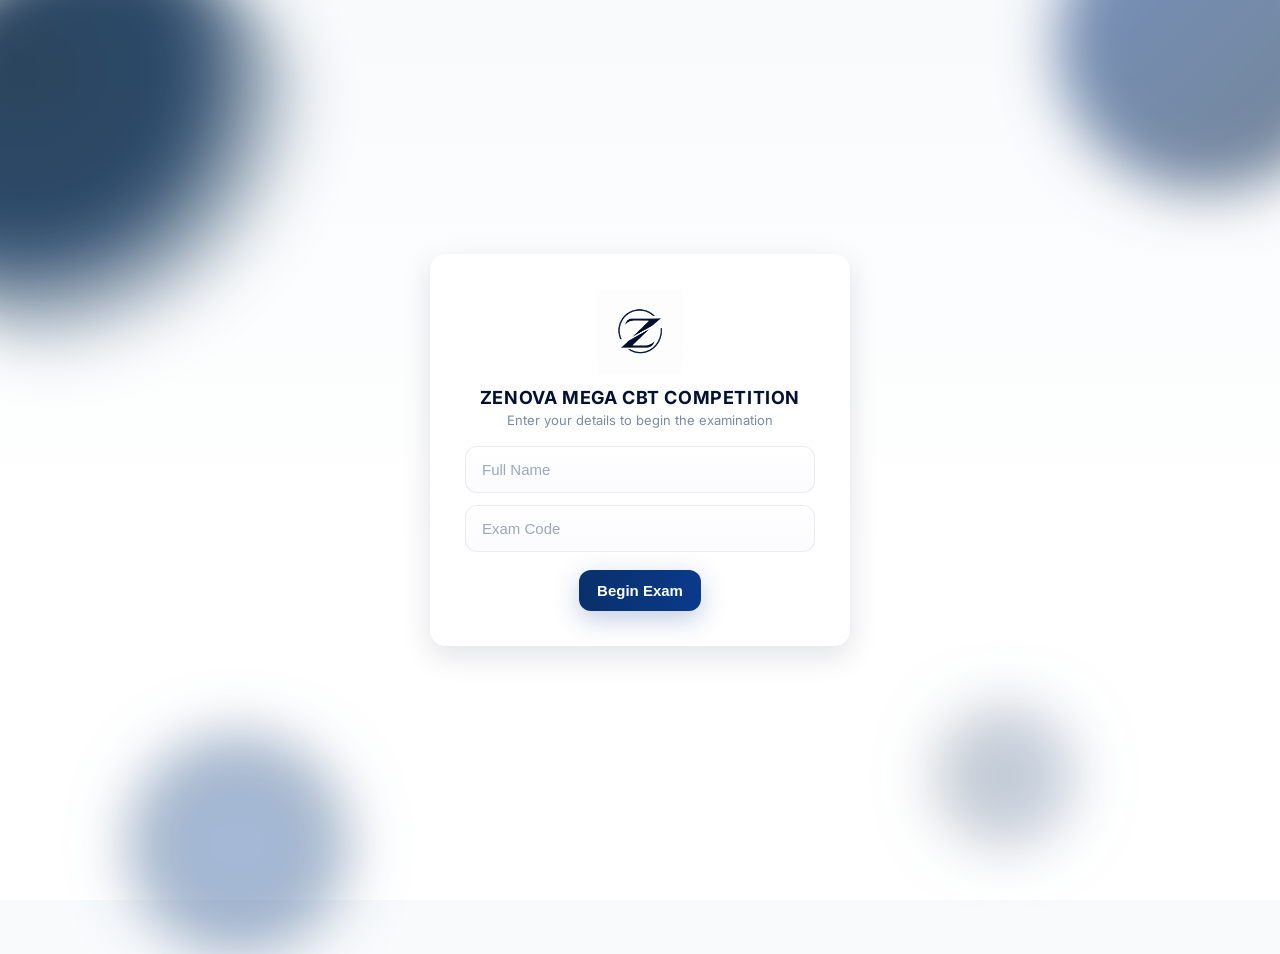
<file: index.html>
<!doctype html>
<html lang="en">
<head>
  <meta charset="utf-8" />
  <meta name="viewport" content="width=device-width,initial-scale=1" />
  <title>ZENOVA MEGA CBT COMPETITION — Login</title>
  <link rel="stylesheet" href="styles.css">
  <link href="https://fonts.googleapis.com/css2?family=Inter:wght@300;400;600;700;800&display=swap" rel="stylesheet">
</head>
<body>
  <!-- Floating background shapes -->
  <div class="bg" aria-hidden="true">
    <div class="shape s1"></div>
    <div class="shape s2"></div>
    <div class="shape s3"></div>
    <div class="shape s4"></div>
  </div>

  <!-- Main card -->
  <main class="wrap">
    <section class="card" id="entryCard">
      <!-- Logo -->
      <img src="1.png" alt="Zenova Logo" class="logo"/>

      <h1 class="title">ZENOVA MEGA CBT COMPETITION</h1>
      <p class="subtitle">Enter your details to begin the examination</p>

      <form id="entryForm" class="form" onsubmit="return false;">
        <!-- Full Name -->
        <div class="field">
          <label for="fullname" class="sr-only">Full Name</label>
          <input type="text" id="fullname" name="fullname" placeholder="Full Name" autocomplete="name" required />
        </div>

        <!-- Exam Code -->
        <div class="field">
          <label for="examcode" class="sr-only">Exam Code</label>
          <input type="text" id="examcode" name="examcode" placeholder="Exam Code" autocomplete="off" required />
        </div>

        <div class="actions">
          <button id="beginBtn" class="btn">Begin Exam</button>
        </div>
      </form>
    </section>
  </main>

  <script src="script.js"></script>
</body>
</html>
</file>
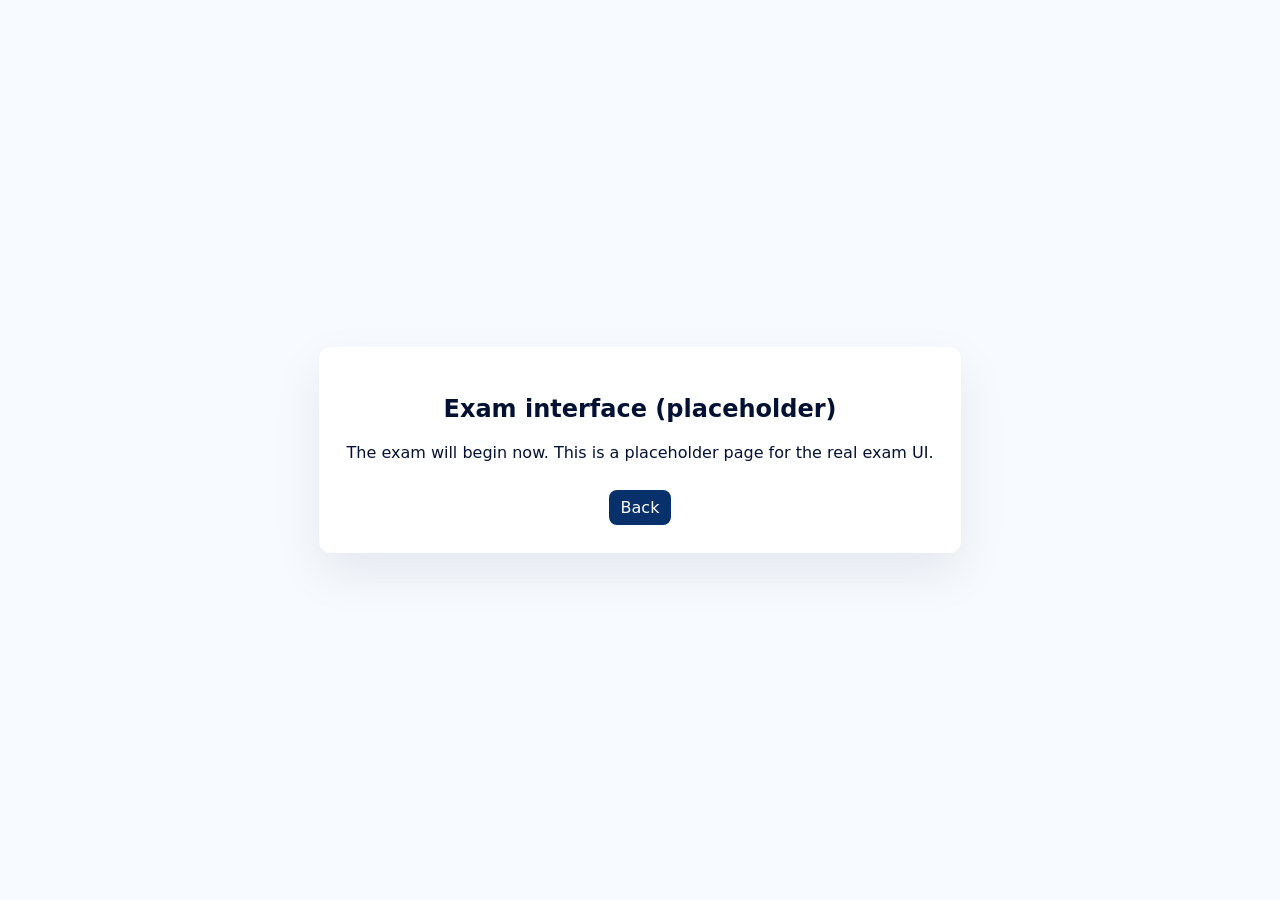
<file: exam.html>
<!doctype html>
<html lang="en">
  <head>
    <meta charset="utf-8">
    <meta name="viewport" content="width=device-width,initial-scale=1">
    <title>Zenova CBT — Exam</title>
    <link rel="stylesheet" href="styles.css">
    <style>body{display:flex;align-items:center;justify-content:center;height:100vh;background:#f7fbff}.box{background:#fff;padding:28px;border-radius:12px;box-shadow:0 20px 50px rgba(3,18,51,0.08);text-align:center}</style>
  </head>
  <body>
    <div class="box">
      <h2>Exam interface (placeholder)</h2>
      <p>The exam will begin now. This is a placeholder page for the real exam UI.</p>
      <a href="home.html" style="display:inline-block;margin-top:12px;padding:8px 12px;background:#08306b;color:#fff;border-radius:8px;text-decoration:none">Back</a>
    </div>
  </body>
</html>
</file>
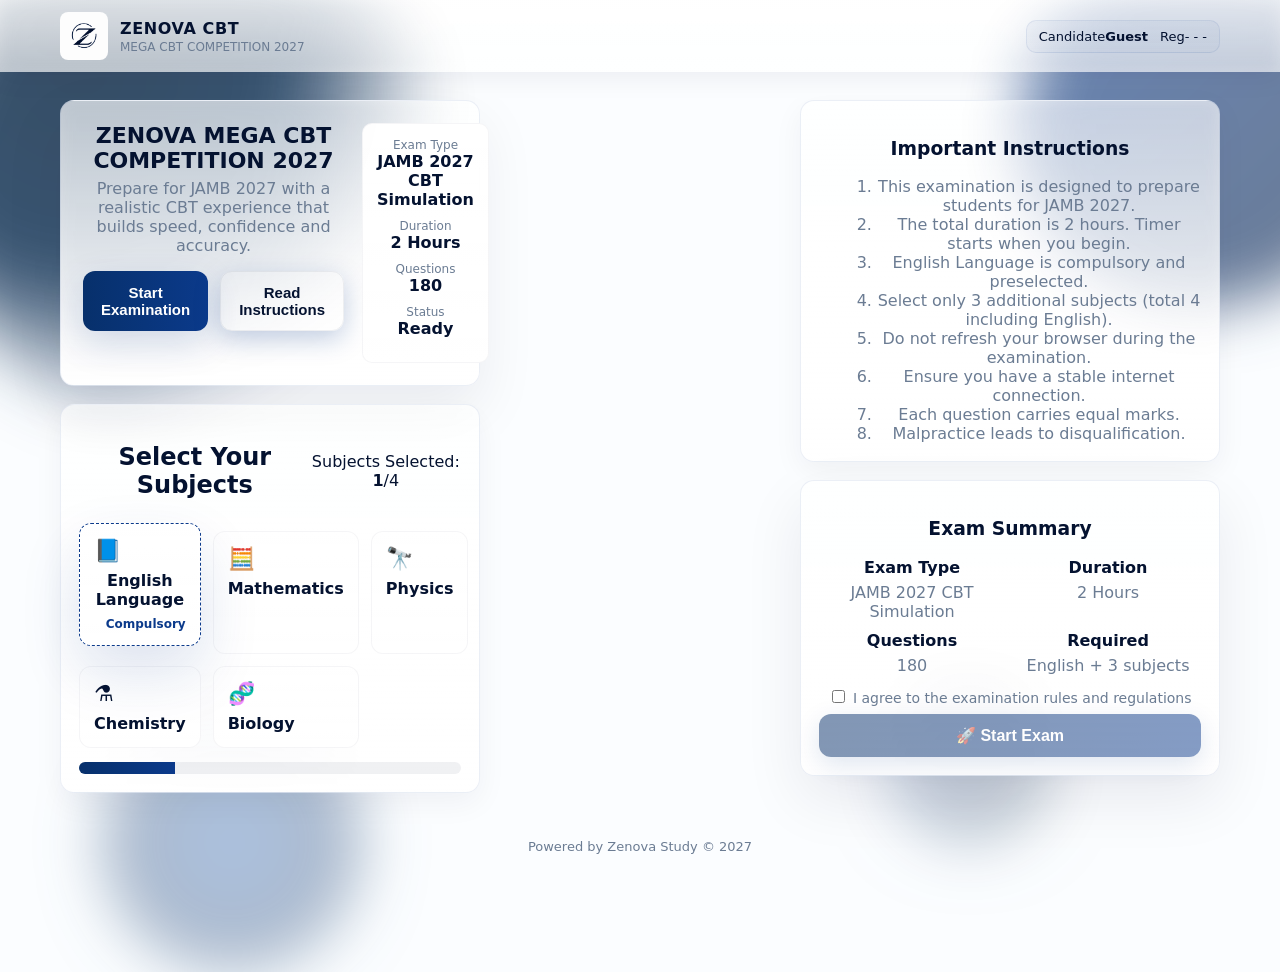
<file: home.html>
<!doctype html>
<html lang="en">
  <head>
    <meta charset="utf-8">
    <meta name="viewport" content="width=device-width,initial-scale=1">
    <title>ZENOVA MEGA CBT COMPETITION 2027 — Dashboard</title>
    <link rel="stylesheet" href="styles.css">
    <link rel="stylesheet" href="home.css">
  </head>
  <body>
    <!-- Top navigation -->
    <header class="nav" id="mainNav">
      <div class="nav-inner">
        <div class="brand">
          <img src="1.png" alt="Zenova logo" class="nav-logo">
          <div class="brand-block">
            <div class="brand-text">ZENOVA CBT</div>
            <div class="brand-sub">MEGA CBT COMPETITION 2027</div>
          </div>
        </div>

        <div class="nav-right">
          <div class="candidate-card">
            <div class="cand-meta"><span class="label">Candidate</span><strong id="candName">Guest</strong></div>
            <div class="cand-meta"><span class="label">Reg</span><span id="candId">- - -</span></div>
          </div>
        </div>
      </div>
    </header>

    <!-- Ambient background shapes -->
    <div class="bg" aria-hidden="true">
      <div class="shape s1"></div>
      <div class="shape s2"></div>
      <div class="shape s3"></div>
      <div class="shape s4"></div>
    </div>

    <main class="container">
      <!-- Dashboard grid -->
      <div class="grid">
        <!-- Left column: hero + subjects -->
        <div class="col col-left">
          <section class="hero card elevation-lg">
            <div class="hero-content">
              <h1 class="hero-title">ZENOVA MEGA CBT COMPETITION 2027</h1>
              <p class="hero-sub">Prepare for JAMB 2027 with a realistic CBT experience that builds speed, confidence and accuracy.</p>

              <div class="hero-actions">
                <button id="heroStart" class="btn primary large">Start Examination</button>
                <button id="readInstr" class="btn ghost large">Read Instructions</button>
              </div>
            </div>
            <div class="hero-panel">
              <div class="stat"><div class="k">Exam Type</div><div class="v">JAMB 2027 CBT Simulation</div></div>
              <div class="stat"><div class="k">Duration</div><div class="v">2 Hours</div></div>
              <div class="stat"><div class="k">Questions</div><div class="v">180</div></div>
              <div class="stat"><div class="k">Status</div><div class="v status ready">Ready</div></div>
            </div>
          </section>

          <section class="subjects card elevation" id="subjectsSection">
            <div class="subs-head">
              <h2>Select Your Subjects</h2>
              <div class="progress">Subjects Selected: <strong id="selCount">1</strong>/4</div>
            </div>

            <div class="subs-grid" id="subjectsGrid">
              <div class="subject-card locked" data-subject="English"><div class="icon">📘</div><div class="name">English Language</div><div class="tag">Compulsory</div></div>
              <div class="subject-card" data-subject="Mathematics"><div class="icon">🧮</div><div class="name">Mathematics</div></div>
              <div class="subject-card" data-subject="Physics"><div class="icon">🔭</div><div class="name">Physics</div></div>
              <div class="subject-card" data-subject="Chemistry"><div class="icon">⚗️</div><div class="name">Chemistry</div></div>
              <div class="subject-card" data-subject="Biology"><div class="icon">🧬</div><div class="name">Biology</div></div>
            </div>

            <div class="progress-bar-wrap">
              <div class="progress-bar">
                <div class="bar" id="subjectsBar" style="width:25%"></div>
              </div>
            </div>
          </section>
        </div>

        <!-- Right column: instructions + summary -->
        <div class="col col-right">
          <section class="instructions card elevation">
            <h3>Important Instructions</h3>
            <ol>
              <li>This examination is designed to prepare students for JAMB 2027.</li>
              <li>The total duration is 2 hours. Timer starts when you begin.</li>
              <li>English Language is compulsory and preselected.</li>
              <li>Select only 3 additional subjects (total 4 including English).</li>
              <li>Do not refresh your browser during the examination.</li>
              <li>Ensure you have a stable internet connection.</li>
              <li>Each question carries equal marks.</li>
              <li>Malpractice leads to disqualification.</li>
            </ol>
          </section>

          <section class="summary card elevation-lg" id="summary">
            <h3>Exam Summary</h3>
            <div class="summary-grid">
              <div><strong>Exam Type</strong><div class="muted">JAMB 2027 CBT Simulation</div></div>
              <div><strong>Duration</strong><div class="muted">2 Hours</div></div>
              <div><strong>Questions</strong><div class="muted">180</div></div>
              <div><strong>Required</strong><div class="muted">English + 3 subjects</div></div>
            </div>

            <div class="agree-area">
              <label class="agree"><input type="checkbox" id="agreeChk"> I agree to the examination rules and regulations</label>
              <button id="startExam" class="btn launch" disabled>🚀 Start Exam</button>
            </div>
          </section>
        </div>
      </div>
    </main>

    <footer class="site-footer">Powered by Zenova Study © 2027</footer>

    <script src="home.js"></script>
  </body>
</html>
</file>
<file: styles.css>
/* Zenova CBT — styles.css */
:root{
  --bg:#f8fafc;
  --navy-900:#031233; /* deep navy */
  --navy-700:#072146;
  --accent-start:#08306b;
  --accent-end:#0b3a8b;
  --glass: rgba(255,255,255,0.06);
  --card-bg: rgba(255,255,255,0.7);
  --muted:#7b8aa3;
  --glass-border: rgba(255,255,255,0.12);
}

*{box-sizing:border-box}
html,body{height:100%}
body{
  margin:0;
  font-family:Inter,system-ui,-apple-system,Segoe UI,Roboto,"Helvetica Neue",Arial;
  background:linear-gradient(180deg,var(--bg),#ffffff 60%);
  color:var(--navy-900);
  -webkit-font-smoothing:antialiased;
  -moz-osx-font-smoothing:grayscale;
  overflow:hidden;
  animation:pageFade 700ms ease both;
}

/* Background floating shapes */
.bg{position:fixed;inset:0;z-index:0;pointer-events:none}
.shape{position:absolute;border-radius:50%;filter:blur(28px);opacity:0.85;transform:translate3d(0,0,0);mix-blend-mode:screen}
.s1{width:420px;height:420px;left:-8%;top:-6%;background:radial-gradient(circle at 30% 30%,#06223f,#05294f 40%,transparent 70%);animation:float 8s ease-in-out infinite}
.s2{width:300px;height:300px;right:-6%;top:-12%;background:linear-gradient(135deg,#0b3a8b,#06223f);opacity:0.55;animation:float 10s ease-in-out infinite}
.s3{width:220px;height:220px;left:10%;bottom:-6%;background:radial-gradient(circle,#0f4aa8,#092b4a);opacity:0.38;animation:float 9s ease-in-out infinite}
.s4{width:140px;height:140px;right:16%;bottom:6%;background:linear-gradient(90deg,#072146,#08306b);opacity:0.24;animation:float 12s ease-in-out infinite}

@keyframes float{0%{transform:translateY(0) rotate(0deg)}50%{transform:translateY(-16px) rotate(8deg)}100%{transform:translateY(0) rotate(0deg)}}

/* Layout */
.wrap{min-height:100vh;display:flex;align-items:center;justify-content:center;padding:36px;position:relative;z-index:2}
.card{
  width:420px;max-width:92vw;padding:34px;border-radius:16px;background:linear-gradient(180deg,rgba(255,255,255,0.85),rgba(255,255,255,0.75));
  box-shadow:0 10px 30px rgba(3,18,51,0.12), inset 0 1px 0 rgba(255,255,255,0.6);
  backdrop-filter:blur(8px) saturate(120%);
  border:1px solid var(--glass-border);
  transition:transform 320ms cubic-bezier(.2,.9,.3,1),box-shadow 320ms ease;
  text-align:center;
}
.card:hover{transform:translateY(-6px);box-shadow:0 18px 40px rgba(3,18,51,0.18)}

.logo{width:86px;height:86px;object-fit:contain;margin:0 auto 12px;display:block}
.title{font-size:18px;margin:6px 0 4px;font-weight:700;letter-spacing:0.6px;color:var(--navy-900)}
.subtitle{font-size:13px;margin:0 0 18px;color:var(--muted)}

.form{display:flex;flex-direction:column;gap:12px}
.field{position:relative}
input[type=text]{width:100%;padding:14px 16px;border-radius:12px;border:1px solid rgba(6,34,63,0.08);outline:none;background:linear-gradient(180deg,rgba(255,255,255,0.9),rgba(250,250,255,0.8));
  font-size:15px;color:var(--navy-900);transition:box-shadow 220ms ease,transform 220ms ease,border-color 220ms ease}
input[type=text]::placeholder{color:#9aa7bd}
input[type=text]:focus{box-shadow:0 6px 22px rgba(11,58,139,0.18);border-color:var(--accent-end);transform:translateY(-2px)}

.btn{display:inline-flex;align-items:center;justify-content:center;padding:12px 18px;border-radius:12px;border:0;color:#fff;font-weight:700;cursor:pointer;font-size:15px;
  background:linear-gradient(90deg,var(--accent-start),var(--accent-end));box-shadow:0 8px 26px rgba(11,58,139,0.25);transition:transform 180ms ease,box-shadow 180ms ease}
.btn:hover{transform:translateY(-3px);box-shadow:0 18px 44px rgba(11,58,139,0.34)}
.btn:active{transform:translateY(-1px)}

.actions{display:flex;justify-content:center;margin-top:6px}

.sr-only{position:absolute;width:1px;height:1px;padding:0;margin:-1px;overflow:hidden;clip:rect(0,0,0,0);white-space:nowrap;border:0}

/* animations */
@keyframes pageFade{from{opacity:0;transform:translateY(6px)}to{opacity:1;transform:none}}

/* Responsive */
@media (max-width:520px){
  .card{padding:22px;border-radius:14px}
  .logo{width:72px;height:72px}
  .title{font-size:16px}
  input[type=text]{padding:12px}
}

/* Small accessible focus ring for keyboard users */
input[type=text]:focus-visible{outline:3px solid rgba(11,58,139,0.12);outline-offset:3px}
</file>
<file: home.css>
/* home.css — Refined professional dashboard styles */
:root{
  --bg:#fbfdff;
  --navy-900:#041230;
  --accent-start:#07306b;
  --accent-end:#0b3a8b;
  --glass:rgba(255,255,255,0.72);
  --glass-border:rgba(11,58,139,0.08);
  --muted:#6b7c93;
}

*{box-sizing:border-box}
body{font-family:Inter,system-ui,-apple-system,Segoe UI,Roboto,Helvetica,Arial;color:var(--navy-900);background:var(--bg);margin:0;min-height:100vh}

/* Navigation */
.nav{position:sticky;top:0;background:linear-gradient(180deg,rgba(255,255,255,0.85),rgba(255,255,255,0.7));backdrop-filter:blur(8px);box-shadow:0 8px 24px rgba(3,18,51,0.06);z-index:60}
.nav-inner{max-width:1200px;margin:0 auto;padding:12px 20px;display:flex;align-items:center;justify-content:space-between}
.brand{display:flex;align-items:center;gap:12px}
.nav-logo{width:48px;height:48px;object-fit:contain;border-radius:8px}
.brand-text{font-weight:800;letter-spacing:0.6px}
.brand-sub{font-size:12px;color:var(--muted);margin-top:2px}
.candidate-card{background:linear-gradient(180deg,rgba(11,58,139,0.04),rgba(11,58,139,0.02));padding:8px 12px;border-radius:10px;border:1px solid var(--glass-border);display:flex;gap:12px;align-items:center}
.candidate-card .cand-meta{font-size:13px;color:var(--navy-900)}

.container{max-width:1200px;margin:28px auto;padding:0 20px;position:relative;z-index:4}

/* Grid layout */
.grid{display:grid;grid-template-columns:1fr 420px;gap:20px;align-items:start}
.col-left{display:flex;flex-direction:column;gap:18px}
.col-right{display:flex;flex-direction:column;gap:18px}

.card{border-radius:14px;background:linear-gradient(180deg,var(--glass),#ffffff);border:1px solid var(--glass-border);padding:18px}
.elevation{box-shadow:0 10px 30px rgba(3,18,51,0.05)}
.elevation-lg{box-shadow:0 24px 60px rgba(3,18,51,0.08)}

/* Hero */
.hero{display:flex;align-items:stretch;gap:18px;padding:22px}
.hero-content{flex:1}
.hero-title{font-size:22px;margin:0 0 6px}
.hero-sub{color:var(--muted);margin:0 0 16px}
.hero-panel{width:280px;background:linear-gradient(180deg,rgba(255,255,255,0.98),#fff);padding:14px;border-radius:10px;border:1px solid rgba(3,18,51,0.04)}
.hero-panel .stat{margin-bottom:10px}
.hero-panel .k{font-size:12px;color:var(--muted)}
.hero-panel .v{font-weight:700}

.hero-actions{display:flex;gap:12px}
.btn{padding:10px 16px;border-radius:12px;border:0;cursor:pointer;font-weight:700;transition:transform .18s ease,box-shadow .18s ease}
.btn.large{padding:12px 18px;font-size:15px}
.btn.primary{background:linear-gradient(90deg,var(--accent-start),var(--accent-end));color:#fff;box-shadow:0 12px 36px rgba(11,58,139,0.16)}
.btn.primary:hover{transform:translateY(-4px)}
.btn.ghost{background:transparent;border:1px solid rgba(3,18,51,0.06);color:var(--navy-900)}

/* Subjects */
.subjects .subs-head{display:flex;align-items:center;justify-content:space-between;margin-bottom:12px}
.subs-grid{display:grid;grid-template-columns:repeat(3,1fr);gap:12px}
.subject-card{display:flex;flex-direction:column;align-items:flex-start;gap:8px;padding:14px;border-radius:12px;background:linear-gradient(180deg,#fff,rgba(255,255,255,0.98));border:1px solid rgba(3,18,51,0.04);cursor:pointer;transition:transform .18s ease,box-shadow .18s ease,border-color .18s ease}
.subject-card .icon{font-size:22px}
.subject-card .name{font-weight:700}
.subject-card .tag{margin-left:auto;font-size:12px;color:var(--accent-end);font-weight:700}
.subject-card:hover{transform:translateY(-6px);box-shadow:0 18px 38px rgba(11,58,139,0.06)}
.subject-card.locked{cursor:default;opacity:1;border-style:dashed}
.subject-card.selected{box-shadow:0 26px 60px rgba(11,58,139,0.14);border-color:var(--accent-end);transform:translateY(-8px)}

.progress-bar-wrap{margin-top:14px}
.progress-bar{height:12px;background:rgba(3,18,51,0.06);border-radius:999px;overflow:hidden}
.progress-bar .bar{height:100%;background:linear-gradient(90deg,var(--accent-start),var(--accent-end));width:25%;transition:width 400ms cubic-bezier(.2,.9,.3,1)}

/* Instructions */
.instructions ol{margin:8px 0 0 18px;color:var(--muted)}

/* Summary */
.summary-grid{display:grid;grid-template-columns:repeat(2,1fr);gap:10px;margin-bottom:12px}
.muted{color:var(--muted);margin-top:6px}
.agree-area{display:flex;flex-direction:column;gap:8px;align-items:stretch}
.agree{font-size:14px;color:var(--muted)}
.btn.launch{padding:12px;border-radius:12px;font-size:16px}
.btn.launch:disabled{opacity:0.5;cursor:not-allowed}

.site-footer{text-align:center;padding:18px 10px;color:var(--muted);font-size:13px}

/* Background floating shapes */
.bg{position:fixed;inset:0;z-index:0;pointer-events:none}
.shape{position:absolute;border-radius:50%;filter:blur(30px);mix-blend-mode:screen}
.s1{width:520px;height:520px;left:-6%;top:-10%;background:radial-gradient(circle at 30% 30%,#06223f,#07294f 40%,transparent 70%);opacity:0.8;animation:float 12s ease-in-out infinite}
.s2{width:360px;height:360px;right:-8%;top:-6%;background:linear-gradient(135deg,#0b3a8b,#072046);opacity:0.6;animation:float 10s ease-in-out infinite}
.s3{width:260px;height:260px;left:8%;bottom:-8%;background:radial-gradient(circle,#0f4aa8,#08263a);opacity:0.34;animation:float 11s ease-in-out infinite}
.s4{width:160px;height:160px;right:18%;bottom:6%;background:linear-gradient(90deg,#08306b,#05223a);opacity:0.22;animation:float 9s ease-in-out infinite}

@keyframes float{0%{transform:translateY(0) rotate(0deg)}50%{transform:translateY(-16px) rotate(8deg)}100%{transform:translateY(0) rotate(0deg)}}

@media (max-width:980px){
  .grid{grid-template-columns:1fr}
  .hero-panel{width:100%}
  .subs-grid{grid-template-columns:repeat(2,1fr)}
}

@media (max-width:520px){
  .subs-grid{grid-template-columns:1fr}
  .nav-inner{padding:10px}
  .brand-sub{display:none}
  .candidate-card{display:none}
}
</file>
